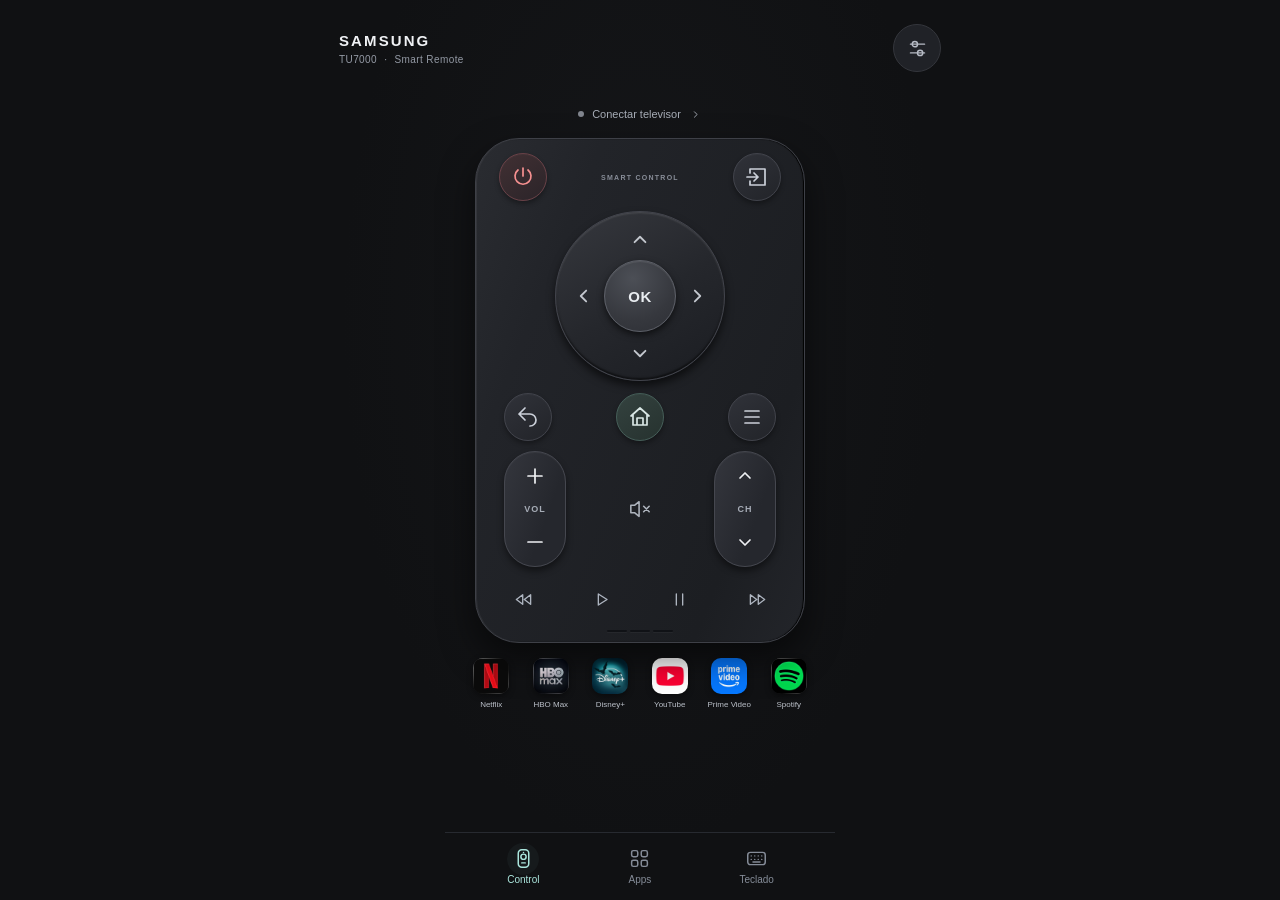
<file: android/app/src/main/assets/ui/index.html>
<!doctype html>
<html lang="es">
<head>
<meta charset="utf-8"><meta name="viewport" content="width=device-width,initial-scale=1,viewport-fit=cover">
<meta http-equiv="Content-Security-Policy" content="default-src 'none'; script-src 'self'; style-src 'self'; img-src 'self'; connect-src 'none'; frame-src 'none'; base-uri 'none'; form-action 'none'">
<meta name="theme-color" content="#101113"><title>Control Samsung</title><link rel="stylesheet" href="remote.css"><script src="remote.js" defer></script>
</head>
<body>
<svg class="symbols" aria-hidden="true" xmlns="http://www.w3.org/2000/svg"><defs>
<symbol id="power" viewBox="0 0 24 24"><path d="M12 3v8m-5-6a8 8 0 1 0 10 0"/></symbol>
<symbol id="up" viewBox="0 0 24 24"><path d="m7 14 5-5 5 5"/></symbol>
<symbol id="down" viewBox="0 0 24 24"><path d="m7 10 5 5 5-5"/></symbol>
<symbol id="left" viewBox="0 0 24 24"><path d="m14 7-5 5 5 5"/></symbol>
<symbol id="right" viewBox="0 0 24 24"><path d="m10 7 5 5-5 5"/></symbol>
<symbol id="home" viewBox="0 0 24 24"><path d="m3 11 9-8 9 8M5 10v10h14V10M9 20v-7h6v7"/></symbol>
<symbol id="back" viewBox="0 0 24 24"><path d="m9 5-6 6 6 6m-6-6h11a6 6 0 0 1 0 12" transform="translate(0 -2)"/></symbol>
<symbol id="menu" viewBox="0 0 24 24"><path d="M5 6h14M5 12h14M5 18h14"/></symbol>
<symbol id="source" viewBox="0 0 24 24"><path d="M5 8V4h15v16H5v-4M2 12h11m-4-4 4 4-4 4"/></symbol>
<symbol id="plus" viewBox="0 0 24 24"><path d="M12 5v14M5 12h14"/></symbol>
<symbol id="minus" viewBox="0 0 24 24"><path d="M5 12h14"/></symbol>
<symbol id="mute" viewBox="0 0 24 24"><path d="m11 4-5 4H2v8h4l5 4zM16 9l6 6m0-6-6 6"/></symbol>
<symbol id="play" viewBox="0 0 24 24"><path d="m8 5 11 7-11 7z"/></symbol>
<symbol id="pause" viewBox="0 0 24 24"><path d="M8 5v14M16 5v14"/></symbol>
<symbol id="rewind" viewBox="0 0 24 24"><path d="m11 6-8 6 8 6zm10 0-8 6 8 6z"/></symbol>
<symbol id="forward" viewBox="0 0 24 24"><path d="m3 6 8 6-8 6zm10 0 8 6-8 6z"/></symbol>
<symbol id="settings" viewBox="0 0 24 24"><path d="M4 7h16M4 17h16"/><circle cx="9" cy="7" r="3"/><circle cx="15" cy="17" r="3"/></symbol>
<symbol id="apps" viewBox="0 0 24 24"><rect x="3" y="3" width="7" height="7" rx="2"/><rect x="14" y="3" width="7" height="7" rx="2"/><rect x="3" y="14" width="7" height="7" rx="2"/><rect x="14" y="14" width="7" height="7" rx="2"/></symbol>
<symbol id="remote" viewBox="0 0 24 24"><rect x="6" y="2" width="12" height="20" rx="4"/><circle cx="12" cy="10" r="3"/><path d="M10 17h4M12 5h.01"/></symbol>
<symbol id="keyboard" viewBox="0 0 24 24"><rect x="2" y="5" width="20" height="14" rx="3"/><path d="M6 9h.01M10 9h.01M14 9h.01M18 9h.01M6 13h.01M10 13h.01M14 13h.01M18 13h.01M8 16h8"/></symbol>
<symbol id="refresh" viewBox="0 0 24 24"><path d="M20 8a8 8 0 1 0 0 8M20 3v6h-6"/></symbol>
</defs></svg>
<div class="app">
<header><div class="identity"><span class="brand">SAMSUNG</span><span class="model">TU7000 <span>·</span> Smart Remote</span></div><button class="settings icon-button" data-action="settings" aria-label="Conexión y ajustes"><svg><use href="#settings"/></svg></button></header>
<main>
<section id="control" class="page active" aria-label="Control remoto">
<button class="connection" data-action="settings" aria-label="Estado de conexión. Tocar para conectar"><i id="led"></i><span id="connection-label">Conectar televisor</span><svg><use href="#right"/></svg></button>
<div class="shell">
<div class="top"><button class="round power" data-key="POWER" aria-label="Apagar televisor"><svg><use href="#power"/></svg></button><span class="shell-mark">SMART CONTROL</span><button class="round" data-key="SOURCE" aria-label="Cambiar fuente"><svg><use href="#source"/></svg></button></div>
<div class="dpad" aria-label="Navegación"><button class="direction up" data-key="UP" aria-label="Arriba"><svg><use href="#up"/></svg></button><button class="direction left" data-key="LEFT" aria-label="Izquierda"><svg><use href="#left"/></svg></button><button class="ok" data-key="ENTER" aria-label="Aceptar">OK</button><button class="direction right" data-key="RIGHT" aria-label="Derecha"><svg><use href="#right"/></svg></button><button class="direction down" data-key="DOWN" aria-label="Abajo"><svg><use href="#down"/></svg></button></div>
<div class="navigation"><button class="round" data-key="RETURN" aria-label="Volver"><svg><use href="#back"/></svg></button><button class="round home" data-key="HOME" aria-label="Inicio del televisor"><svg><use href="#home"/></svg></button><button class="round" data-key="MENU" aria-label="Menú del televisor"><svg><use href="#menu"/></svg></button></div>
<div class="rockers"><div class="rocker"><button data-key="VOLUP" aria-label="Subir volumen"><svg><use href="#plus"/></svg></button><span>VOL</span><button data-key="VOLDOWN" aria-label="Bajar volumen"><svg><use href="#minus"/></svg></button></div><button class="round mute" data-key="MUTE" aria-label="Silenciar"><svg><use href="#mute"/></svg></button><div class="rocker"><button data-key="CHUP" aria-label="Canal siguiente"><svg><use href="#up"/></svg></button><span>CH</span><button data-key="CHDOWN" aria-label="Canal anterior"><svg><use href="#down"/></svg></button></div></div>
<div class="playback"><button data-key="REWIND" aria-label="Retroceder"><svg><use href="#rewind"/></svg></button><button data-key="PLAY" aria-label="Reproducir"><svg><use href="#play"/></svg></button><button data-key="PAUSE" aria-label="Pausar"><svg><use href="#pause"/></svg></button><button data-key="FF" aria-label="Adelantar"><svg><use href="#forward"/></svg></button></div>
<div class="grip"><i></i><i></i><i></i></div>
</div>
<div id="shortcuts" class="shortcuts app-dock" aria-label="Abrir aplicaciones del TV"></div>
</section>
<section id="applications" class="page" aria-label="Aplicaciones del televisor"><div class="page-heading"><div><span class="eyebrow">EN TU TELEVISOR</span><h1>Tus apps</h1></div><button class="icon-button" data-action="apps" aria-label="Actualizar apps del TV"><svg><use href="#refresh"/></svg></button></div><div id="app-favorites" class="app-grid"></div><div class="section-title"><h2>Instaladas en el TV</h2><span id="app-count">0</span></div><p id="apps-message">Conectá el televisor para consultar sus apps.</p><div id="installed" class="installed-list"></div><button class="text-button" data-action="addApp">+ Agregar otro acceso</button><p class="hint">Si un acceso no abre, mantené presionado su logo para probar otra variante.</p></section>
<section id="numbers" class="page" aria-label="Teclado numérico"><div class="page-heading"><div><span class="eyebrow">TV EN VIVO</span><h1>Elegí tu canal</h1></div></div><div id="number-pad" class="number-pad"></div><div class="extra-controls"><button data-key="GUIDE">Guía</button><button data-key="INFO">Info</button><button data-key="EXIT">Salir</button></div><button class="text-button" data-action="wake"><svg><use href="#power"/></svg> Encender por red</button></section>
</main>
<nav aria-label="Secciones"><button class="selected" data-page="control" aria-current="page"><svg><use href="#remote"/></svg><span>Control</span></button><button data-page="applications"><svg><use href="#apps"/></svg><span>Apps</span></button><button data-page="numbers"><svg><use href="#keyboard"/></svg><span>Teclado</span></button></nav>
</div>
<div id="toast" role="status" aria-live="polite" hidden></div>
<dialog id="preview-help"><h2>Vista previa del diseño</h2><p>La conexión con el televisor funciona desde el APK Android. Esta vista muestra la misma interfaz que está empaquetada en la app.</p><button id="close-preview">Entendido</button></dialog>
</body></html>
</file>
<file: android/app/src/main/assets/ui/remote.css>
:root{color-scheme:dark;font-family:Arial,Helvetica,sans-serif;color:#eff1f4;background:#101113;font-size:16px;-webkit-tap-highlight-color:transparent;--muted:#a5a9b2;--accent:#ace7de;--ring:208px}*{box-sizing:border-box}body{margin:0;overscroll-behavior:none}button{font:inherit;color:inherit;border:0;cursor:pointer;touch-action:manipulation;user-select:none;-webkit-user-select:none}button:focus-visible{outline:2px solid #ace7de;outline-offset:4px}button:active{filter:brightness(1.25);transform:scale(.95)}svg{width:24px;height:24px;fill:none;stroke:currentColor;stroke-width:1.7;stroke-linecap:round;stroke-linejoin:round;pointer-events:none}.symbols{position:absolute;width:0;height:0;overflow:hidden}.app{height:100vh;height:100dvh;max-width:650px;margin:auto;display:flex;flex-direction:column;background:radial-gradient(ellipse at 50% 35%,#292b3033,transparent 65%)}header{flex-shrink:0;padding:16px 24px 10px;display:flex;align-items:center;justify-content:space-between}.identity{display:flex;flex-direction:column;gap:5px}.brand{font-size:15px;font-weight:800;letter-spacing:.14em}.model{color:#949aa5;font-size:10px;letter-spacing:.04em}.model span{margin:0 4px}.icon-button{height:48px;width:48px;display:grid;place-items:center;border-radius:50%;background:#202227;border:1px solid #34363c}.settings{color:#b6bbc5}.settings svg{width:21px;height:21px}main{flex:1;min-height:0;overflow:auto;scrollbar-width:none}main::-webkit-scrollbar{display:none}.page{display:none;padding:8px 22px 24px}.page.active{display:block}.connection{display:flex;align-items:center;justify-content:center;gap:8px;background:transparent;color:#a7adb7;font-size:11px;min-height:44px;margin:-8px auto 4px;max-width:100%;padding:4px 12px}.connection svg{height:13px;width:13px}.connection i{width:6px;height:6px;border-radius:50%;background:#81858e;flex-shrink:0}.connection.connected i{background:#9be4c4;box-shadow:0 0 9px #83dbb45c}.connection.connected{color:#b3d1c6}.connection.pending i{background:#efca7d}.shell{max-width:310px;margin:0 auto;padding:20px 23px 12px;border-radius:44px;background:linear-gradient(112deg,#2a2c31 0%,#222429 24%,#1c1e22 79%,#23252a 100%);border:1px solid #3e4047;box-shadow:inset 1px 0 1px #ffffff12,inset -1px 0 1px #000,0 16px 34px #0008;position:relative}.top{display:flex;align-items:center;justify-content:space-between}.round{width:48px;height:48px;border-radius:50%;background:linear-gradient(145deg,#303239,#222429);border:1px solid #41434b;display:grid;place-items:center;box-shadow:0 3px 5px #0005,inset 0 1px #ffffff07;color:#cbd0d9;flex-shrink:0}.power{color:#f69090;background:linear-gradient(145deg,#413033,#2b2429);border-color:#694147}.shell-mark{font-size:7px;font-weight:600;color:#888d98;letter-spacing:.18em}.dpad{height:var(--ring);width:var(--ring);border-radius:50%;position:relative;margin:20px auto 17px;background:linear-gradient(150deg,#36383e,#25272c 52%,#1b1d22);box-shadow:0 5px 9px #0009,inset 0 1px 2px #ffffff24,inset 0 -2px 2px #0008;border:1px solid #42444c}.direction{position:absolute;background:transparent;display:grid;place-items:center;width:64px;height:55px;color:#c3c7ce}.direction svg{width:26px;height:26px}.up{top:0;left:50%;transform:translateX(-50%);border-radius:50% 50% 0 0}.down{bottom:0;left:50%;transform:translateX(-50%);border-radius:0 0 50% 50%}.left{left:0;top:50%;transform:translateY(-50%);width:55px;height:64px;border-radius:50% 0 0 50%}.right{right:0;top:50%;transform:translateY(-50%);width:55px;height:64px;border-radius:0 50% 50% 0}.up:active,.down:active{transform:translateX(-50%) scale(.95)}.left:active,.right:active{transform:translateY(-50%) scale(.95)}.ok{position:absolute;left:50%;top:50%;transform:translate(-50%,-50%);height:82px;width:82px;border-radius:50%;font-size:15px;letter-spacing:.04em;font-weight:600;color:#e9edf1;background:radial-gradient(circle at 40% 25%,#4c4f56,#36383e 62%,#2d2f35);border:1px solid #5d6068;box-shadow:0 3px 7px #0009,inset 0 1px 1px #ffffff1a}.ok:active{transform:translate(-50%,-50%) scale(.95)}.navigation{display:flex;justify-content:space-between;padding:0 5px}.navigation .home{color:#d9e7e5;background:linear-gradient(145deg,#34423f,#26322f);border-color:#455e58}.rockers{display:flex;align-items:center;justify-content:space-between;padding:0 5px;margin:18px 0 8px}.rocker{display:flex;flex-direction:column;align-items:center;width:66px;border:1px solid #45474f;border-radius:36px;background:linear-gradient(110deg,#34363d,#25272d 65%);box-shadow:0 4px 7px #0007,inset 0 1px #ffffff0b;overflow:hidden}.rocker button{background:transparent;width:64px;height:45px;display:grid;place-items:center}.rocker span{font-size:9px;font-weight:600;letter-spacing:.12em;color:#a6acb6;padding:4px 0}.mute{background:transparent;box-shadow:none;border:0;color:#aeb4bd}.mute svg{width:22px;height:22px}.playback{display:flex;justify-content:space-between;margin:2px 0 4px}.playback button{background:transparent;width:48px;height:44px;display:grid;place-items:center;color:#aeb5c0}.playback svg{width:19px;height:19px}.divider{height:1px;background:linear-gradient(90deg,transparent,#43464f,transparent);margin:7px 0 14px}.shortcuts{display:grid;grid-template-columns:repeat(3,1fr);gap:12px 16px}.shortcut{display:flex;align-items:center;justify-content:center;flex-direction:column;gap:5px;min-height:48px;background:transparent;border-radius:10px;padding:0 0 2px}.shortcut img{width:38px;height:38px;border-radius:10px;display:block;object-fit:contain;box-shadow:0 2px 6px #0006;pointer-events:none}.shortcut span{font-size:8px;font-weight:500;color:#bbc0c9;white-space:nowrap}.grip{display:flex;justify-content:center;gap:3px;margin-top:13px}.grip i{width:20px;height:2px;box-shadow:0 1px #ffffff0a;border-radius:2px;background:#101216}nav{display:flex;flex-shrink:0;align-items:center;justify-content:space-around;max-width:390px;width:100%;margin:auto;padding:9px 30px 10px;border-top:1px solid #272a30;background:#101113;gap:20px}nav button{display:flex;align-items:center;justify-content:center;flex-direction:column;gap:5px;min-height:48px;min-width:70px;background:transparent;color:#858c98;border-radius:16px}nav button span{font-size:10px}nav button svg{width:21px;height:21px}nav button.selected{color:#ace7de}nav button.selected:before{content:'';position:absolute;width:32px;height:32px;border-radius:50%;background:#ace7de0b;margin-top:-14px}.page-heading{display:flex;justify-content:space-between;align-items:center;margin:20px 0 24px}.eyebrow{font-size:9px;color:#94a69f;letter-spacing:.16em}h1{font-size:28px;letter-spacing:-.04em;margin:8px 0 0}h2{font-size:16px;margin:0}.app-grid{display:grid;grid-template-columns:repeat(3,minmax(0,1fr));gap:12px}.app-grid .shortcut{background:#222429;border:1px solid #353840;min-height:102px;gap:10px;padding:12px;border-radius:20px}.app-grid .shortcut img{height:48px;width:48px;border-radius:12px}.app-grid .shortcut span{font-size:11px}.section-title{display:flex;justify-content:space-between;align-items:center;margin:32px 0 10px}.section-title span{color:#979eaa;font-size:12px}p{font-size:13px;color:#a4acb9;line-height:1.6}.installed-list{display:grid;gap:8px}.installed-list button{display:flex;align-items:center;gap:14px;text-align:left;padding:12px 14px;min-height:60px;border-radius:16px;background:#202227;border:1px solid #30333a}.installed-list img,.generic-app{height:36px;width:36px;object-fit:contain;border-radius:10px}.generic-app{display:grid;place-items:center;background:#333840;color:#c9d5dd}.generic-app svg{width:20px;height:20px}.installed-list span{font-size:14px}.text-button{background:transparent;color:#ace7de;min-height:52px;margin-top:14px;font-size:13px;display:flex;gap:12px;align-items:center;justify-content:center;width:100%;border-radius:16px}.hint{font-size:11px;margin-top:22px;color:#969faa}.number-pad{display:grid;grid-template-columns:repeat(3,1fr);gap:12px;margin:35px 0 20px}.number-pad button{height:76px;border-radius:26px;background:linear-gradient(130deg,#2b2e35,#202227);border:1px solid #393d45;box-shadow:0 3px 6px #0004;font-size:28px}.extra-controls{display:grid;grid-template-columns:repeat(3,1fr);gap:10px}.extra-controls button{height:48px;border:1px solid #373c44;background:#202227;border-radius:16px;font-size:13px}#toast{position:fixed;bottom:80px;left:50%;transform:translateX(-50%);max-width:calc(100% - 32px);width:340px;padding:14px 18px;background:#e4e9ed;color:#172027;border-radius:16px;font-size:13px;box-shadow:0 5px 24px #0008;z-index:5}dialog{max-width:330px;width:calc(100% - 40px);border:1px solid #484d57;border-radius:24px;padding:24px;background:#22262d;color:#fff}dialog::backdrop{background:#000a}dialog button{min-height:48px;width:100%;border-radius:14px;background:#ace7de;color:#16231f;font-size:14px}dialog p{font-size:13px}@media(max-height:900px){:root{--ring:184px}.shell{padding-top:16px}.dpad{margin-top:14px;margin-bottom:14px}.rockers{margin-top:12px}.rocker button{height:40px}.rocker{width:62px}.shortcuts{gap:9px 16px}.shortcut img{height:34px;width:34px}.divider{margin-bottom:11px}.shell{max-width:292px}.ok{height:72px;width:72px}.grip{margin-top:10px}.connection{margin-bottom:2px}header{padding-top:10px;padding-bottom:6px}}@media(max-height:700px){:root{--ring:168px}.shell{padding:14px 20px 10px}.dpad{margin:10px auto}.rockers{margin-top:10px}.shortcuts{gap:7px 14px}.shortcut img{height:30px;width:30px}.shortcut span{font-size:8px}.top .round{height:44px;width:44px}.playback{margin:0}.grip{margin-top:8px}.divider{margin-top:3px;margin-bottom:9px}}@media(min-width:700px){.shell{max-width:330px}header{padding-top:24px}.page{max-width:480px;margin:auto}.connection{margin-top:4px;margin-bottom:15px}}@media(prefers-reduced-motion:no-preference){button{transition:filter .1s,transform .1s}}@media(prefers-reduced-motion:reduce){*{scroll-behavior:auto!important}}

/* App dock: fuera del cuerpo del control, siempre a mano. */
#control{padding-bottom:8px}.app-dock{max-width:354px;margin:15px auto 0;grid-template-columns:repeat(6,minmax(0,1fr));gap:3px}.app-dock .shortcut{min-height:56px;padding:3px 0;gap:6px}.app-dock .shortcut img{width:36px;height:36px;border-radius:10px}.app-dock .shortcut span{font-size:8px}.shell .grip{margin-top:7px}.shell .playback{margin-bottom:0}
@media(max-height:900px){:root{--ring:170px}.dpad{margin-top:10px;margin-bottom:12px}.shell{padding-top:14px;padding-bottom:10px}.rockers{margin-top:10px}.app-dock{margin-top:12px}.connection{margin-bottom:0}}
@media(max-height:750px){:root{--ring:156px}.shell{padding-top:12px}.dpad{margin:8px auto 10px}.rocker button{height:36px}.rocker span{padding:3px 0}.rockers{margin-top:8px}.app-dock{margin-top:10px}.app-dock .shortcut{min-height:52px}.app-dock .shortcut img{width:32px;height:32px}.grip{display:none}.shell .playback{margin:0}.shell{padding-bottom:8px}.connection{min-height:40px}header{padding-top:8px;padding-bottom:4px}}

/* Superficies táctiles de al menos 48 px en los controles principales. */
.rocker button{min-height:48px}.playback button{min-height:48px}.connection{min-height:48px}

.shortcut:disabled,.installed-app:disabled{opacity:.55;cursor:progress}
</file>
